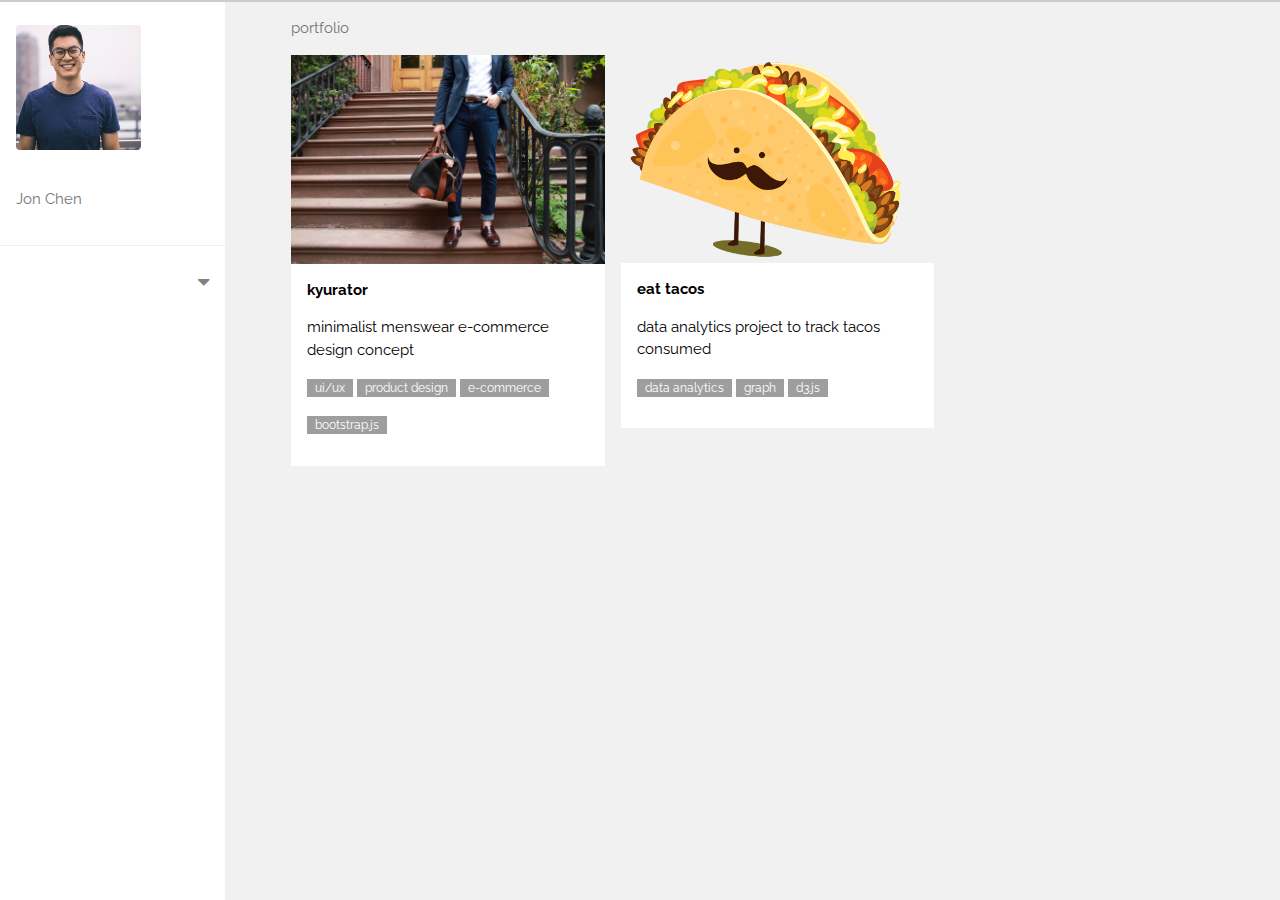
<file: index.html>
<!DOCTYPE html>
<html>
<title>Jon Chen</title>
<meta charset="UTF-8">
<meta name="viewport" content="width=device-width, initial-scale=1">
  
<link rel="stylesheet" href="https://www.w3schools.com/w3css/4/w3.css">
<link rel="stylesheet" href="https://fonts.googleapis.com/css?family=Raleway">
<link rel="stylesheet" href="https://cdnjs.cloudflare.com/ajax/libs/font-awesome/4.7.0/css/font-awesome.min.css">
<script src="https://maxcdn.bootstrapcdn.com/bootstrap/3.3.7/js/bootstrap.min.js"></script>

<style>
body,h1,h2,h3,h4,h5,h6 {font-family: "Raleway", sans-serif}
.sidenav { height: 100%; width: 200px; position: fixed; z-index: 1; top: 0; left: 0; background-color: #111; overflow-x: hidden; padding-top: 20px;}

/* Style the sidenav links and the dropdown button */
.sidenav a, .dropdown-btn {padding: 6px 8px 6px 16px; text-decoration: none; font-size: 20px; color: #818181; display: block; border: none; background: none; width:100%; text-align: left; cursor: pointer; outline: none;}

/* On mouse-over */
.sidenav a:hover, .dropdown-btn:hover {color: #f1f1f1;}

/* Main content */
.main {margin-left: 200px; /* Same as the width of the sidenav */font-size: 20px; /* Increased text to enable scrolling */padding: 0px 10px;}

/* Add an active class to the active dropdown button */
.active {background-color: white; color: grey;}

/* Dropdown container (hidden by default). Optional: add a lighter background color and some left padding to change the design of the dropdown content */
.dropdown-container {display: none; background-color: #ffffff; padding-left: 8px;}
/* Optional: Style the caret down icon */
.fa-caret-down {float: right; padding-right: 8px;}
</style>

<body class="w3-light-grey w3-content" style="max-width:1600px">
<div class="w3-bar w3-border w3-light-grey">
  </div>
  
<!-- Sidebar/menu -->
<nav class="w3-sidebar w3-collapse w3-white w3-animate-left" style="z-index:3;width:225px;" id="mySidebar"><br>
  <div class="w3-container">
    <a href="#" onclick="w3_close()" class="w3-hide-large w3-right w3-padding w3-hover-grey" title="close menu">
      <i class="fa fa-remove"></i>
    </a>
    <img src="/images/Jchen_picture.jpg" style="width:65%;" class="w3-round"><br><br>
    <h4><b></b></h4>
    <p class="w3-text-grey">Jon Chen</p>
  </div>
  
  <hr>
  <button class="dropdown-btn"><i class="fa fa-caret-down"></i>
  </button>
  <div class="dropdown-container">
    <a href="/about.html" onclick="w3_close()" class="w3-bar-item w3-button w3-padding"><i class="fa fa-user fa-fw w3-margin-right"></i>about</a> 
    <a href="https://linkedin.com/in/jonschen" onclick="w3_close()" class="w3-bar-item w3-button w3-padding"><i class="fa fa-envelope fa-fw w3-margin-right"></i>contact</a>
    <a href="/downloads/resume.pdf" onclick="w3_close()" class="w3-bar-item w3-button w3-padding"><i class="fa fa-download fa-fw w3-margin-right"></i>resume</a>
</div>  
</nav>

<!-- Overlay effect when opening sidebar on small screens -->
<div class="w3-overlay w3-hide-large w3-animate-opacity" onclick="w3_close()" style="cursor:pointer" title="close side menu" id="myOverlay"></div>

<!-- !PAGE CONTENT! -->
<div class="w3-main" style="margin-left:275px">

  <!-- Header -->
  <header id="portfolio">
    <a href="#"><img src="/images/Jchen_picture.jpg" style="width:65px;" class="w3-circle w3-right w3-margin w3-hide-large w3-hover-opacity"></a>
    <span class="w3-button w3-hide-large w3-xxlarge w3-hover-text-grey" onclick="w3_open()"><i class="fa fa-bars"></i></span>
    <div class="w3-container">
    <h1><b></b></h1>
      <p class="w3-text-grey">portfolio</p>
    </div>
  </header>
  
  <!-- First Photo Grid-->
  <div class="w3-row-padding">
    <div class="w3-third w3-container w3-margin-bottom">
      <a href="/kytr.html"><img src="/images/img1.jpg" alt="kyurator" style="width:100%" class="w3-hover-opacity"></a>
      <div class="w3-container w3-white">
        <p><b>kyurator</b></p>
        <p>minimalist menswear e-commerce design concept</p>
        <p>
          <span class="w3-tag w3-grey w3-small w3-margin-bottom w3-text-white">ui/ux</span> 
          <span class="w3-tag w3-grey w3-small w3-margin-bottom w3-text-white">product design</span> 
          <span class="w3-tag w3-grey w3-small w3-margin-bottom w3-text-white">e-commerce</span>
          <span class="w3-tag w3-grey w3-small w3-margin-bottom w3-text-white">bootstrap.js</span>
        </p>
      </div>
    </div>
    <div class="w3-third w3-container w3-margin-bottom">
      <a href="/taco/taco.html"><img src="/images/heytaco.png" alt="taco" style="width:92.5%" class="w3-hover-opacity"></a>
      <div class="w3-container w3-white">
        <p><b>eat tacos</b></p>
        <p>data analytics project to track tacos consumed</p>
        <p>
          <span class="w3-tag w3-grey w3-small w3-margin-bottom w3-text-white">data analytics</span> 
          <span class="w3-tag w3-grey w3-small w3-margin-bottom w3-text-white">graph</span> 
          <span class="w3-tag w3-grey w3-small w3-margin-bottom w3-text-white">d3.js</span> 
        </p>
      </div>
    </div>
  <hr>
  
  <!-- Footer -->
  <footer class="w3-container w3-padding-32">
  </footer>

<!-- End page content -->
</div>

<script>
// Script to open and close sidebar
function w3_open() {
    document.getElementById("mySidebar").style.display = "block";
    document.getElementById("myOverlay").style.display = "block";
}
 
function w3_close() {
    document.getElementById("mySidebar").style.display = "none";
    document.getElementById("myOverlay").style.display = "none";
}
  
//* Loop through all dropdown buttons to toggle between hiding and showing its dropdown content - This allows the user to have multiple dropdowns without any conflict */
var dropdown = document.getElementsByClassName("dropdown-btn");
var i;

for (i = 0; i < dropdown.length; i++) {
  dropdown[i].addEventListener("click", function() {
    this.classList.toggle("active");
    var dropdownContent = this.nextElementSibling;
    if (dropdownContent.style.display === "block") {
      dropdownContent.style.display = "none";
    } else {
      dropdownContent.style.display = "block";
    }
  });
}
</script>

</body>
</html>
</file>
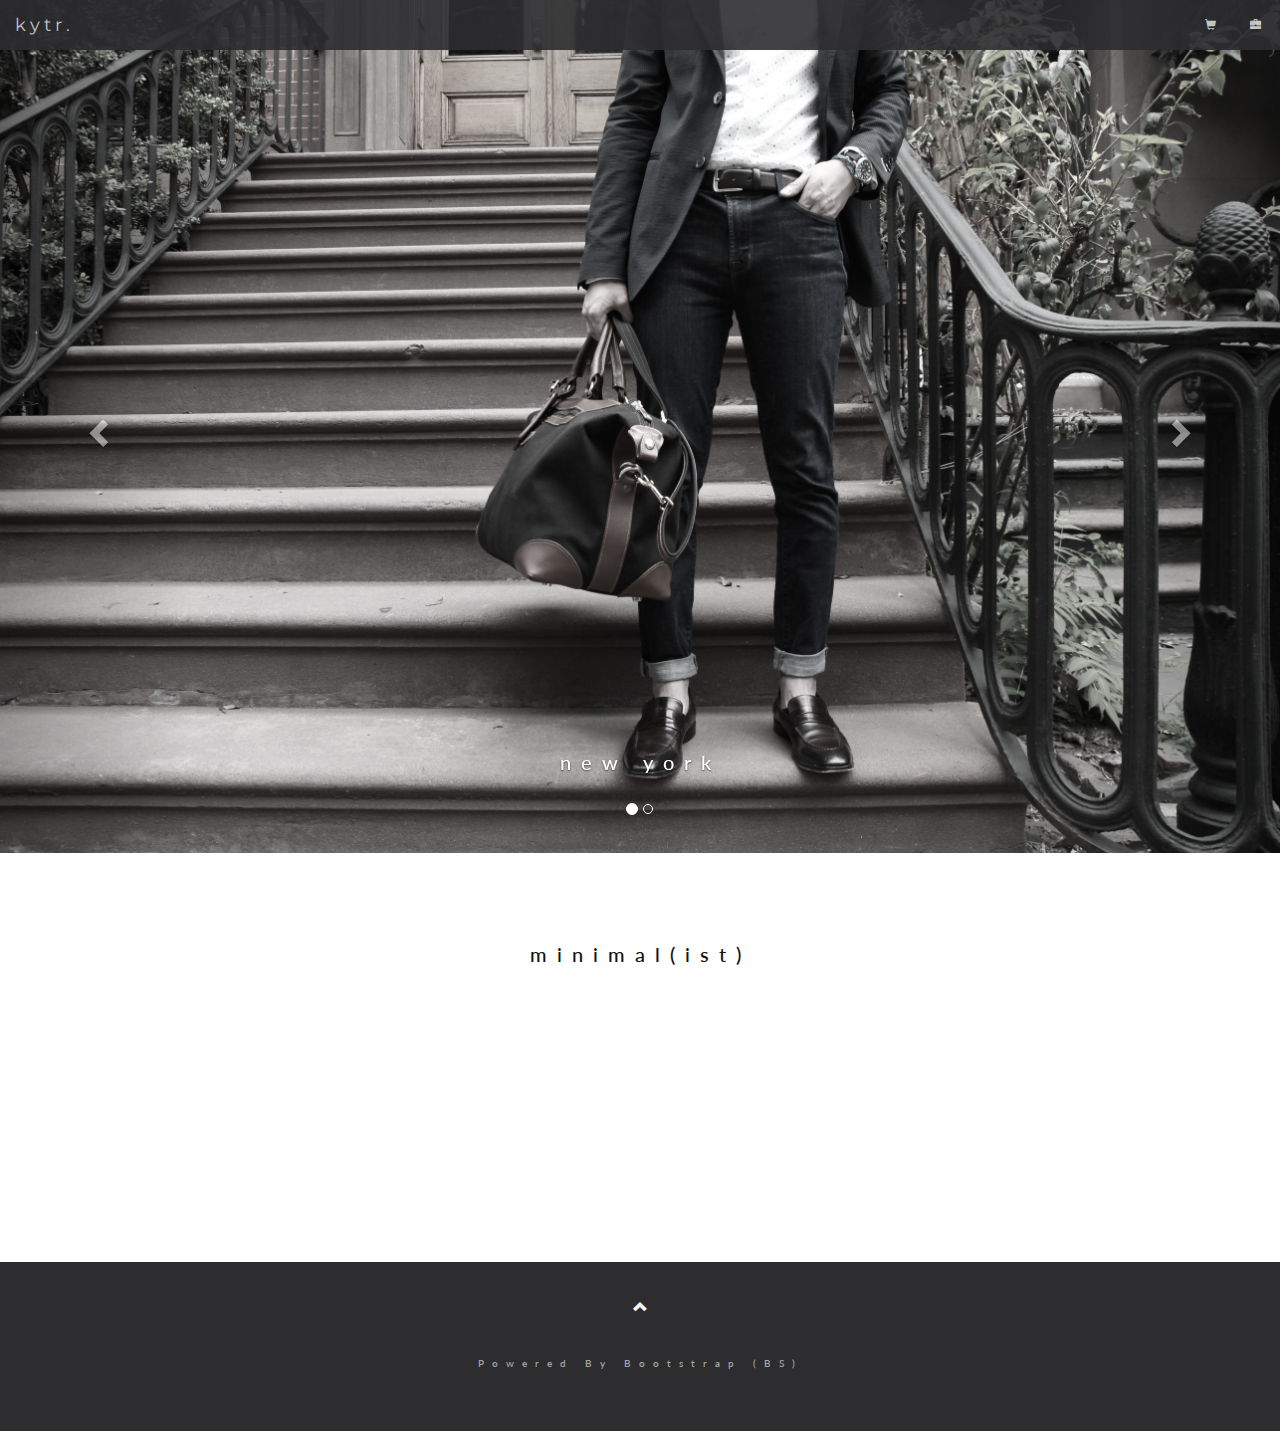
<file: kytr/index.html>
<!DOCTYPE html>
<html lang="en">
<head>
  <link rel="icon" type="image/png" href="images/kyurator1.1.png">
  <title>kytr</title>
  
<meta charset="utf-8">
  <script async src="https://www.googletagmanager.com/gtag/js?id=UA-112792462-1"></script>
  <script> window.dataLayer = window.dataLayer || []; function gtag(){dataLayer.push(arguments);} gtag('js', new Date()); gtag('config', 'UA-112792462-1'); </script>
  <meta name="viewport" content="width=device-width, initial-scale=1",shrink-to-fit=yes">
  <link rel="stylesheet" href="https://maxcdn.bootstrapcdn.com/bootstrap/3.3.7/css/bootstrap.min.css">
  <link href="https://fonts.googleapis.com/css?family=Lato" rel="stylesheet" type="text/css">
  <link href="https://fonts.googleapis.com/css?family=Montserrat" rel="stylesheet" type="text/css">
  <script src="https://ajax.googleapis.com/ajax/libs/jquery/3.2.1/jquery.min.js"></script>
  <script src="https://maxcdn.bootstrapcdn.com/bootstrap/3.3.7/js/bootstrap.min.js"></script>
  
<style>
  body {font: 400 15px/1.8 Lato, sans-serif; color: #777;}
  h3, h4 {margin: 10px 0 30px 0; letter-spacing: 10px; font-size: 20px; color: #111;}
  h5 {margin: 10px 0 30px 0; letter-spacing: 8px; font-size: 10px; color: #a9a9a9;}
  .container {padding: 80px 120px;}
  .person {border: 10px solid transparent; margin-bottom: 25px; width: 80%; height: 80%; opacity: 0.7;}
  .person:hover {border-color: #f1f1f1;}
  .carousel-inner img {-webkit-filter: grayscale(90%); filter: grayscale(90%); /* make all photos black and white */ width: 100%; /* Set width to 100% */margin: auto;}
  .carousel-caption h3 {color: #fff !important;}
  @media (max-width: 600px) {.carousel-caption {display: none; /* Hide the carousel text when the screen is less than 600 pixels wide */}}
  .bg-1 {background: #2d2d30;color: #bdbdbd;}
  .bg-1 h3 {color: #fff;}
  .bg-1 p {font-style: italic;}
  .list-group-item:first-child {border-top-right-radius: 0; border-top-left-radius: 0;}
  .list-group-item:last-child {border-bottom-right-radius: 0; border-bottom-left-radius: 0;}
  .thumbnail {padding: 0 0 15px 0;border: none; border-radius: 0;}
  .thumbnail p {margin-top: 15px;color: #555;}
  .btn {padding: 10px 20px;background-color: #333;color: #f1f1f1;border-radius: 0;transition: .2s;}
  .btn:hover, .btn:focus {border: 1px solid #333;background-color: #fff;color: #000;}
  .modal-header, h4, .close {background-color: #333;color: #fff !important;text-align: center;font-size: 30px;}
  .modal-header, .modal-body {padding: 40px 50px;}
  .nav-tabs li a {color: #777;}
  #googleMap {width: 100%;height: 400px;-webkit-filter: grayscale(100%);filter: grayscale(100%);}  
  .navbar {font-family: Montserrat, sans-serif;margin-bottom: 0;background-color: #2d2d30;border: 0;font-size: 11px !important;letter-spacing: 4px;opacity: 0.9;}
  .navbar li a, .navbar .navbar-brand {color: #d5d5d5 !important;}
  .navbar-nav li a:hover {color: #fff !important;}
  .navbar-nav li.active a {color: #fff !important;background-color: #29292c !important;}
  .navbar-default .navbar-toggle {border-color: transparent;}
  .open .dropdown-toggle {color: #fff;background-color: #555 !important;}
  .dropdown-menu li a {color: #000 !important;}
  .dropdown-menu li a:hover {background-color: #778899;}
  footer {background-color: #2d2d30;color: #f5f5f5;padding: 32px;}
  footer a {color: #f5f5f5;}
  footer a:hover {color: #777;text-decoration: none;}  
  .form-control {border-radius: 0;}
  textarea {resize: none;}
  </style>
                                                                                   
</head>
<body id="myPage" data-spy="scroll" data-target=".navbar" data-offset="50">

<nav class="navbar navbar-default navbar-fixed-top">
  <div class="container-fluid">
    <div class="navbar-header">
      <button type="button" class="navbar-toggle" data-toggle="collapse" data-target="#myNavbar">
        <span class="icon-bar"></span>
        <span class="icon-bar"></span>
        <span class="icon-bar"></span>                        
      </button>
      <a class="navbar-brand" href="#myPage">kytr.</a>
    </div>
    <div class="collapse navbar-collapse" id="myNavbar">
      <ul class="nav navbar-nav navbar-right">
        <li><a href="http://shop.kyurator.com/">
        <span class="glyphicon glyphicon-shopping-cart"></span></a></li>                
        <li class="dropdown">
          <a class="dropdown-toggle" data-toggle="dropdown" href="#">
          <span class="glyphicon glyphicon-briefcase"></span></a>
          <ul class="dropdown-menu">    
              <li><a href="/taco/taco.html">projects</a></li>
              <li><a href="http://shop.kyurator.com/about">about</a></li>
              <li><a href="http://shop.kyurator.com/contact">contact</a></li>
          </ul>
        </li>
      </ul>
    </div>
  </div>
</nav>

<div id="myCarousel" class="carousel slide" data-ride="carousel">
    <!-- Indicators -->
    <ol class="carousel-indicators">
      <li data-target="#myCarousel" data-slide-to="0" class="active"></li>
      <li data-target="#myCarousel" data-slide-to="1"></li>
    </ol>

    <!-- Wrapper for slides -->
    <div class="carousel-inner" role="listbox">
      <div class="item active">
        <img src="/images/img1.jpg" alt="Bleeker St." width="1000" height="700">
        <div class="carousel-caption">
          <h3>new york</h3>
          <p></p>
        </div>      
      </div>

      <div class="item">
        <img src="/images/img2.jpg" alt="Bleeker St." width="1000" height="700">
        <div class="carousel-caption">
          <h3>new york</h3>
          <p></p>
        </div>      
      </div>

    <!-- Left and right controls -->
    <a class="left carousel-control" href="#myCarousel" role="button" data-slide="prev">
      <span class="glyphicon glyphicon-chevron-left" aria-hidden="true"></span>
      <span class="sr-only">Previous</span>
    </a>
    <a class="right carousel-control" href="#myCarousel" role="button" data-slide="next">
      <span class="glyphicon glyphicon-chevron-right" aria-hidden="true"></span>
      <span class="sr-only">Next</span>
    </a>
</div>
</div>

<!-- Container (The Band Section) -->
<div id="band" class="container text-center">
  <h3>minimal(ist)</h3>
  <br>

</div>
                                
<!-- Container (Contact Section) -->
 <div id="contact" class="container text-center">
</div>

<!-- Footer -->
<footer class="text-center">
  <a class="up-arrow" href="#myPage" data-toggle="tooltip" title="TO TOP">
    <span class="glyphicon glyphicon-chevron-up"></span>
  </a><br><br>
  <h5>Powered By Bootstrap (BS)</h5> 
</footer>

<script>
$(document).ready(function(){
  // Initialize Tooltip
  $('[data-toggle="tooltip"]').tooltip(); 
  
  // Add smooth scrolling to all links in navbar + footer link
  $(".navbar a, footer a[href='#myPage']").on('click', function(event) {

    // Make sure this.hash has a value before overriding default behavior
    if (this.hash !== "") {

      // Prevent default anchor click behavior
      event.preventDefault();

      // Store hash
      var hash = this.hash;

      // Using jQuery's animate() method to add smooth page scroll
      // The optional number (900) specifies the number of milliseconds it takes to scroll to the specified area
      $('html, body').animate({
        scrollTop: $(hash).offset().top
      }, 900, function(){
   
        // Add hash (#) to URL when done scrolling (default click behavior)
        window.location.hash = hash;
      });
    } // End if
  });
})
</script>

</body>
</html>
</file>
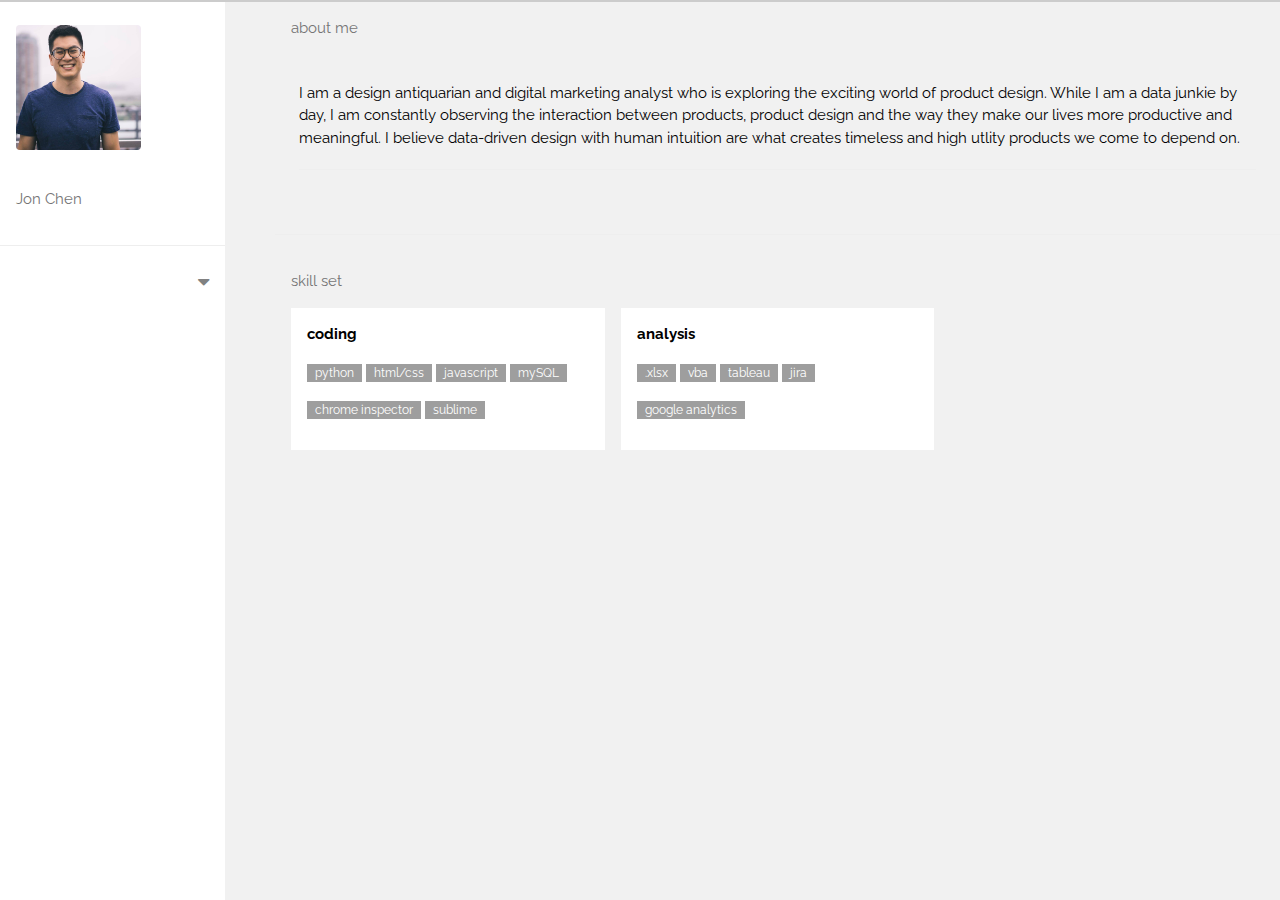
<file: about.html>
<!DOCTYPE html>
<html>
<title>Jon Chen</title>
<meta charset="UTF-8">
<meta name="viewport" content="width=device-width, initial-scale=1">
  
<link rel="stylesheet" href="https://www.w3schools.com/w3css/4/w3.css">
<link rel="stylesheet" href="https://fonts.googleapis.com/css?family=Raleway">
<link rel="stylesheet" href="https://cdnjs.cloudflare.com/ajax/libs/font-awesome/4.7.0/css/font-awesome.min.css">
<script src="https://maxcdn.bootstrapcdn.com/bootstrap/3.3.7/js/bootstrap.min.js"></script>

<style>
body,h1,h2,h3,h4,h5,h6 {font-family: "Raleway", sans-serif}
.sidenav { height: 100%; width: 200px; position: fixed; z-index: 1; top: 0; left: 0; background-color: #111; overflow-x: hidden; padding-top: 20px;}
/* Style the sidenav links and the dropdown button */
.sidenav a, .dropdown-btn {padding: 6px 8px 6px 16px; text-decoration: none; font-size: 20px; color: #818181; display: block; border: none; background: none; width:100%; text-align: left; cursor: pointer; outline: none;}
/* On mouse-over */
.sidenav a:hover, .dropdown-btn:hover {color: #f1f1f1;}
/* Main content */
.main {margin-left: 200px; /* Same as the width of the sidenav */font-size: 20px; /* Increased text to enable scrolling */padding: 0px 10px;}
/* Add an active class to the active dropdown button */
.active {background-color: white; color: grey;}
/* Dropdown container (hidden by default). Optional: add a lighter background color and some left padding to change the design of the dropdown content */
.dropdown-container {display: none; background-color: #ffffff; padding-left: 8px;}
/* Optional: Style the caret down icon */
.fa-caret-down {float: right; padding-right: 8px;}
</style>

<body class="w3-light-grey w3-content" style="max-width:1600px">
<div class="w3-bar w3-border w3-light-grey">
  </div>
  
<!-- Sidebar/menu -->
<nav class="w3-sidebar w3-collapse w3-white w3-animate-left" style="z-index:3;width:225px;" id="mySidebar"><br>
  <div class="w3-container">
    <a href="#" onclick="w3_close()" class="w3-hide-large w3-right w3-padding w3-hover-grey" title="close menu">
      <i class="fa fa-remove"></i>
    </a>
    <img src="/images/Jchen_picture.jpg" style="width:65%;" class="w3-round"><br><br>
    <h4><b></b></h4>
    <p class="w3-text-grey">Jon Chen</p>
  </div>
  
  <hr>
  <button class="dropdown-btn"><i class="fa fa-caret-down"></i>
  </button>
  <div class="dropdown-container">
    <a href="/index.html" onclick="w3_close()" class="w3-bar-item w3-button w3-padding"><i class="fa fa-home fa-fw w3-margin-right"></i>home</a> 
    <a href="https://linkedin.com/in/jonschen" onclick="w3_close()" class="w3-bar-item w3-button w3-padding"><i class="fa fa-envelope fa-fw w3-margin-right"></i>contact</a>
    <a href="/downloads/resume.pdf" onclick="w3_close()" class="w3-bar-item w3-button w3-padding"><i class="fa fa-download fa-fw w3-margin-right"></i>resume</a>
</div>  
</nav>

<!-- Overlay effect when opening sidebar on small screens -->
<div class="w3-overlay w3-hide-large w3-animate-opacity" onclick="w3_close()" style="cursor:pointer" title="close side menu" id="myOverlay"></div>

<!-- !PAGE CONTENT! -->
<div class="w3-main" style="margin-left:275px">

  <!-- Header -->
  <header id="portfolio">
    <a href="#"><img src="/images/Jchen_picture.jpg" style="width:65px;" class="w3-circle w3-right w3-margin w3-hide-large w3-hover-opacity"></a>
    <span class="w3-button w3-hide-large w3-xxlarge w3-hover-text-grey" onclick="w3_open()"><i class="fa fa-bars"></i></span>
    <div class="w3-container">
    <h1><b></b></h1>
      <p class="w3-text-grey">about me</p>
    </div>
  </header>
  
  <!-- About Me Container-->  
  <div class="w3-container w3-padding-large" style="margin-bottom:32px">
    <h4><b></b></h4>
    <p>I am a design antiquarian and digital marketing analyst who is exploring the exciting world of product design. 
      While I am a data junkie by day, I am constantly observing the interaction between products, product design and the way they make our lives more productive and meaningful.
      I believe data-driven design with human intuition are what creates timeless and high utlity products we come to depend on. 
    </p>
    <hr>
  </div>
  <hr>
  
  <div class="w3-container">
    <h1><b></b></h1>
      <p class="w3-text-grey">skill set</p>
    </div>
  
  <div class="w3-row-padding">
    <div class="w3-third w3-container w3-margin-bottom">
      <div class="w3-container w3-white">
        <p><b>coding</b></p>
        <p></p>
        <p>
          <span class="w3-tag w3-grey w3-small w3-margin-bottom w3-text-white">python</span> 
          <span class="w3-tag w3-grey w3-small w3-margin-bottom w3-text-white">html/css</span> 
          <span class="w3-tag w3-grey w3-small w3-margin-bottom w3-text-white">javascript</span>
          <span class="w3-tag w3-grey w3-small w3-margin-bottom w3-text-white">mySQL</span>
          <span class="w3-tag w3-grey w3-small w3-margin-bottom w3-text-white">chrome inspector</span>
          <span class="w3-tag w3-grey w3-small w3-margin-bottom w3-text-white">sublime</span>
        </p>
      </div>
    </div>
    <div class="w3-third w3-container w3-margin-bottom">
      <div class="w3-container w3-white">
        <p><b>analysis</b></p>
        <p></p>
        <p>
          <span class="w3-tag w3-grey w3-small w3-margin-bottom w3-text-white">.xlsx</span>
          <span class="w3-tag w3-grey w3-small w3-margin-bottom w3-text-white">vba</span>
          <span class="w3-tag w3-grey w3-small w3-margin-bottom w3-text-white">tableau</span> 
          <span class="w3-tag w3-grey w3-small w3-margin-bottom w3-text-white">jira</span>
          <span class="w3-tag w3-grey w3-small w3-margin-bottom w3-text-white">google analytics</span>
        </p>
      </div>
    </div>
  
  <!-- Footer -->
  <footer class="w3-container w3-padding-32">
  </footer>

<!-- End page content -->
</div>

<script>
// Script to open and close sidebar
function w3_open() {
    document.getElementById("mySidebar").style.display = "block";
    document.getElementById("myOverlay").style.display = "block";
}
 
function w3_close() {
    document.getElementById("mySidebar").style.display = "none";
    document.getElementById("myOverlay").style.display = "none";
}
  
//* Loop through all dropdown buttons to toggle between hiding and showing its dropdown content - This allows the user to have multiple dropdowns without any conflict */
var dropdown = document.getElementsByClassName("dropdown-btn");
var i;
for (i = 0; i < dropdown.length; i++) {
  dropdown[i].addEventListener("click", function() {
    this.classList.toggle("active");
    var dropdownContent = this.nextElementSibling;
    if (dropdownContent.style.display === "block") {
      dropdownContent.style.display = "none";
    } else {
      dropdownContent.style.display = "block";
    }
  });
}
</script>

</body>
</html>
</file>
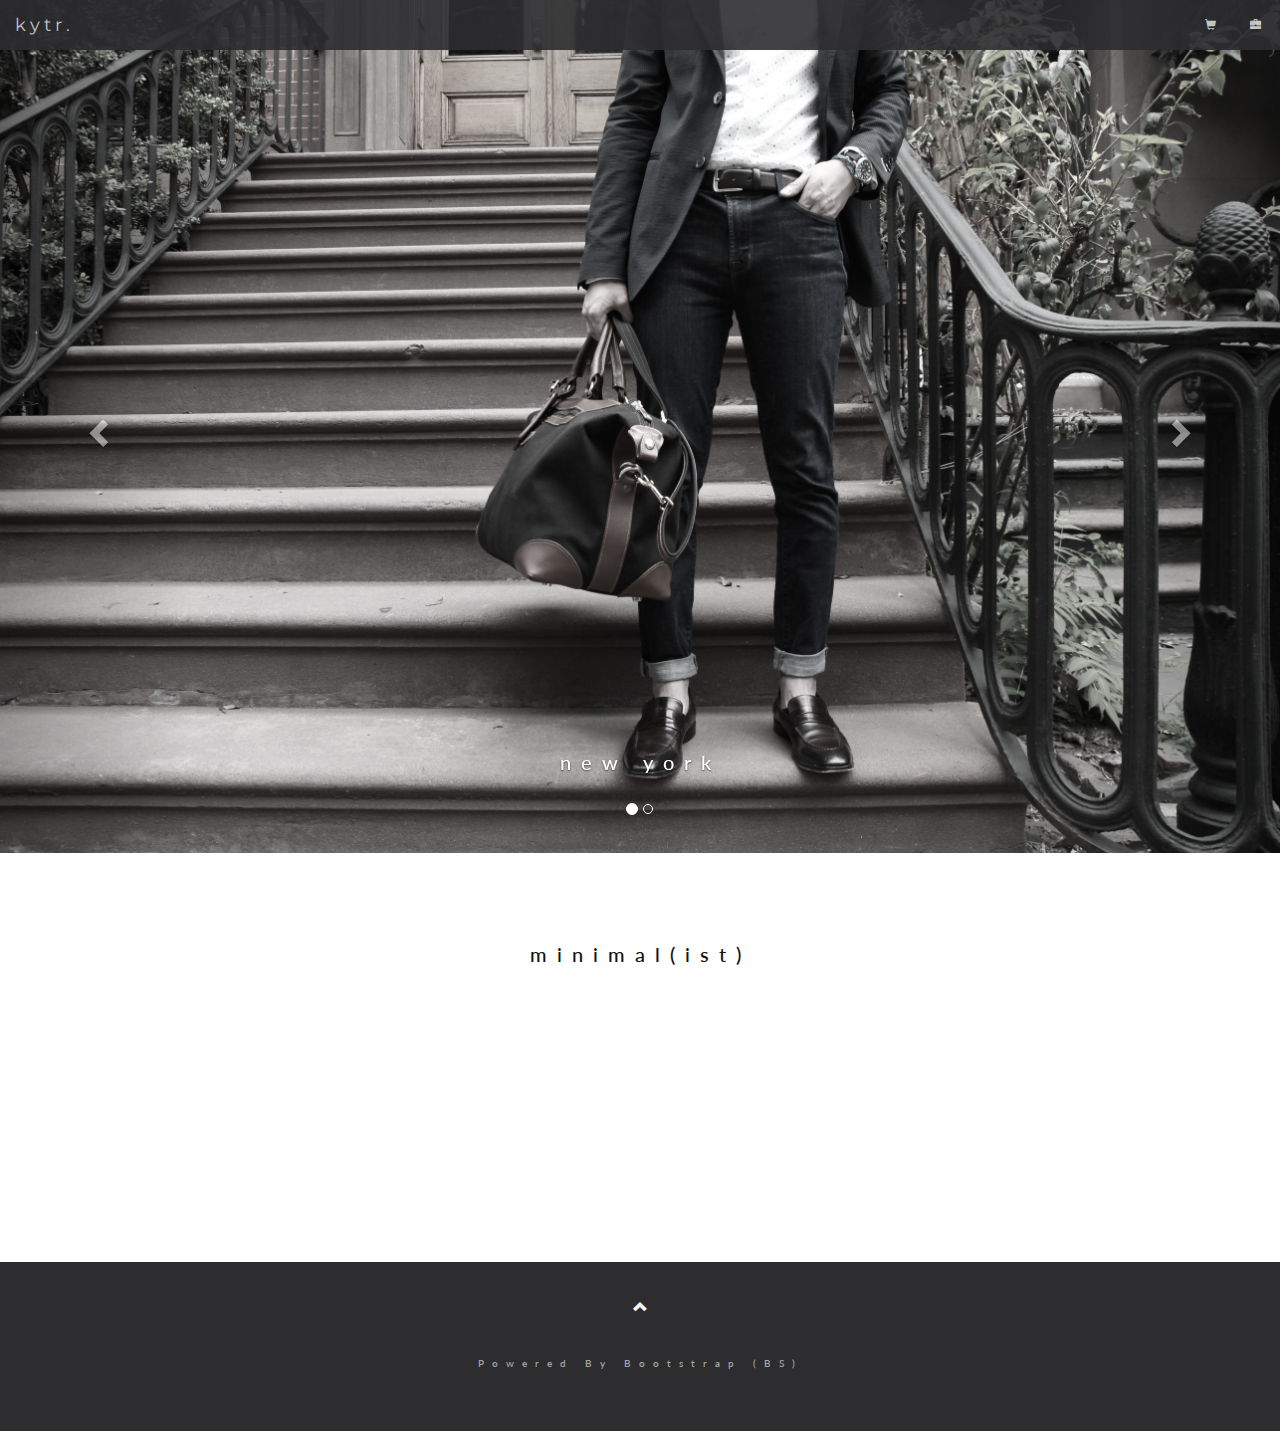
<file: kytr.html>
<!DOCTYPE html>
<html lang="en">
<head>
  <link rel="icon" type="image/png" href="images/kyurator1.1.png">
  <title>kytr</title>
  
<meta charset="utf-8">
  <script async src="https://www.googletagmanager.com/gtag/js?id=UA-112792462-1"></script>
  <script> window.dataLayer = window.dataLayer || []; function gtag(){dataLayer.push(arguments);} gtag('js', new Date()); gtag('config', 'UA-112792462-1'); </script>
  <meta name="viewport" content="width=device-width, initial-scale=1",shrink-to-fit=yes">
  <link rel="stylesheet" href="https://maxcdn.bootstrapcdn.com/bootstrap/3.3.7/css/bootstrap.min.css">
  <link href="https://fonts.googleapis.com/css?family=Lato" rel="stylesheet" type="text/css">
  <link href="https://fonts.googleapis.com/css?family=Montserrat" rel="stylesheet" type="text/css">
  <script src="https://ajax.googleapis.com/ajax/libs/jquery/3.2.1/jquery.min.js"></script>
  <script src="https://maxcdn.bootstrapcdn.com/bootstrap/3.3.7/js/bootstrap.min.js"></script>
  
<style>
  body {font: 400 15px/1.8 Lato, sans-serif; color: #777;}
  h3, h4 {margin: 10px 0 30px 0; letter-spacing: 10px; font-size: 20px; color: #111;}
  h5 {margin: 10px 0 30px 0; letter-spacing: 8px; font-size: 10px; color: #a9a9a9;}
  .container {padding: 80px 120px;}
  .person {border: 10px solid transparent; margin-bottom: 25px; width: 80%; height: 80%; opacity: 0.7;}
  .person:hover {border-color: #f1f1f1;}
  .carousel-inner img {-webkit-filter: grayscale(90%); filter: grayscale(90%); /* make all photos black and white */ width: 100%; /* Set width to 100% */margin: auto;}
  .carousel-caption h3 {color: #fff !important;}
  @media (max-width: 600px) {.carousel-caption {display: none; /* Hide the carousel text when the screen is less than 600 pixels wide */}}
  .bg-1 {background: #2d2d30;color: #bdbdbd;}
  .bg-1 h3 {color: #fff;}
  .bg-1 p {font-style: italic;}
  .list-group-item:first-child {border-top-right-radius: 0; border-top-left-radius: 0;}
  .list-group-item:last-child {border-bottom-right-radius: 0; border-bottom-left-radius: 0;}
  .thumbnail {padding: 0 0 15px 0;border: none; border-radius: 0;}
  .thumbnail p {margin-top: 15px;color: #555;}
  .btn {padding: 10px 20px;background-color: #333;color: #f1f1f1;border-radius: 0;transition: .2s;}
  .btn:hover, .btn:focus {border: 1px solid #333;background-color: #fff;color: #000;}
  .modal-header, h4, .close {background-color: #333;color: #fff !important;text-align: center;font-size: 30px;}
  .modal-header, .modal-body {padding: 40px 50px;}
  .nav-tabs li a {color: #777;}
  #googleMap {width: 100%;height: 400px;-webkit-filter: grayscale(100%);filter: grayscale(100%);}  
  .navbar {font-family: Montserrat, sans-serif;margin-bottom: 0;background-color: #2d2d30;border: 0;font-size: 11px !important;letter-spacing: 4px;opacity: 0.9;}
  .navbar li a, .navbar .navbar-brand {color: #d5d5d5 !important;}
  .navbar-nav li a:hover {color: #fff !important;}
  .navbar-nav li.active a {color: #fff !important;background-color: #29292c !important;}
  .navbar-default .navbar-toggle {border-color: transparent;}
  .open .dropdown-toggle {color: #fff;background-color: #555 !important;}
  .dropdown-menu li a {color: #000 !important;}
  .dropdown-menu li a:hover {background-color: #778899;}
  footer {background-color: #2d2d30;color: #f5f5f5;padding: 32px;}
  footer a {color: #f5f5f5;}
  footer a:hover {color: #777;text-decoration: none;}  
  .form-control {border-radius: 0;}
  textarea {resize: none;}
  </style>
                                                                                   
</head>
<body id="myPage" data-spy="scroll" data-target=".navbar" data-offset="50">

<nav class="navbar navbar-default navbar-fixed-top">
  <div class="container-fluid">
    <div class="navbar-header">
      <button type="button" class="navbar-toggle" data-toggle="collapse" data-target="#myNavbar">
        <span class="icon-bar"></span>
        <span class="icon-bar"></span>
        <span class="icon-bar"></span>                        
      </button>
      <a class="navbar-brand" href="#myPage">kytr.</a>
    </div>
    <div class="collapse navbar-collapse" id="myNavbar">
      <ul class="nav navbar-nav navbar-right">
        <li><a href="http://shop.kyurator.com/">
        <span class="glyphicon glyphicon-shopping-cart"></span></a></li>                
        <li class="dropdown">
          <a class="dropdown-toggle" data-toggle="dropdown" href="#">
          <span class="glyphicon glyphicon-briefcase"></span></a>
          <ul class="dropdown-menu">    
              <li><a href="http://shop.kyurator.com/about">about</a></li>
              <li><a href="http://shop.kyurator.com/contact">contact</a></li>
          </ul>
        </li>
      </ul>
    </div>
  </div>
</nav>

<div id="myCarousel" class="carousel slide" data-ride="carousel">
    <!-- Indicators -->
    <ol class="carousel-indicators">
      <li data-target="#myCarousel" data-slide-to="0" class="active"></li>
      <li data-target="#myCarousel" data-slide-to="1"></li>
    </ol>

    <!-- Wrapper for slides -->
    <div class="carousel-inner" role="listbox">
      <div class="item active">
        <img src="/images/img1.jpg" alt="Bleeker St." width="1000" height="700">
        <div class="carousel-caption">
          <h3>new york</h3>
          <p></p>
        </div>      
      </div>

      <div class="item">
        <img src="/images/img2.jpg" alt="Bleeker St." width="1000" height="700">
        <div class="carousel-caption">
          <h3>new york</h3>
          <p></p>
        </div>      
      </div>

    <!-- Left and right controls -->
    <a class="left carousel-control" href="#myCarousel" role="button" data-slide="prev">
      <span class="glyphicon glyphicon-chevron-left" aria-hidden="true"></span>
      <span class="sr-only">Previous</span>
    </a>
    <a class="right carousel-control" href="#myCarousel" role="button" data-slide="next">
      <span class="glyphicon glyphicon-chevron-right" aria-hidden="true"></span>
      <span class="sr-only">Next</span>
    </a>
</div>
</div>

<!-- Container (The Band Section) -->
<div id="band" class="container text-center">
  <h3>minimal(ist)</h3>
  <br>

</div>
                                
<!-- Container (Contact Section) -->
 <div id="contact" class="container text-center">
</div>

<!-- Footer -->
<footer class="text-center">
  <a class="up-arrow" href="#myPage" data-toggle="tooltip" title="TO TOP">
    <span class="glyphicon glyphicon-chevron-up"></span>
  </a><br><br>
  <h5>Powered By Bootstrap (BS)</h5> 
</footer>

<script>
$(document).ready(function(){
  // Initialize Tooltip
  $('[data-toggle="tooltip"]').tooltip(); 
  
  // Add smooth scrolling to all links in navbar + footer link
  $(".navbar a, footer a[href='#myPage']").on('click', function(event) {

    // Make sure this.hash has a value before overriding default behavior
    if (this.hash !== "") {

      // Prevent default anchor click behavior
      event.preventDefault();

      // Store hash
      var hash = this.hash;

      // Using jQuery's animate() method to add smooth page scroll
      // The optional number (900) specifies the number of milliseconds it takes to scroll to the specified area
      $('html, body').animate({
        scrollTop: $(hash).offset().top
      }, 900, function(){
   
        // Add hash (#) to URL when done scrolling (default click behavior)
        window.location.hash = hash;
      });
    } // End if
  });
})
</script>

</body>
</html>
</file>
